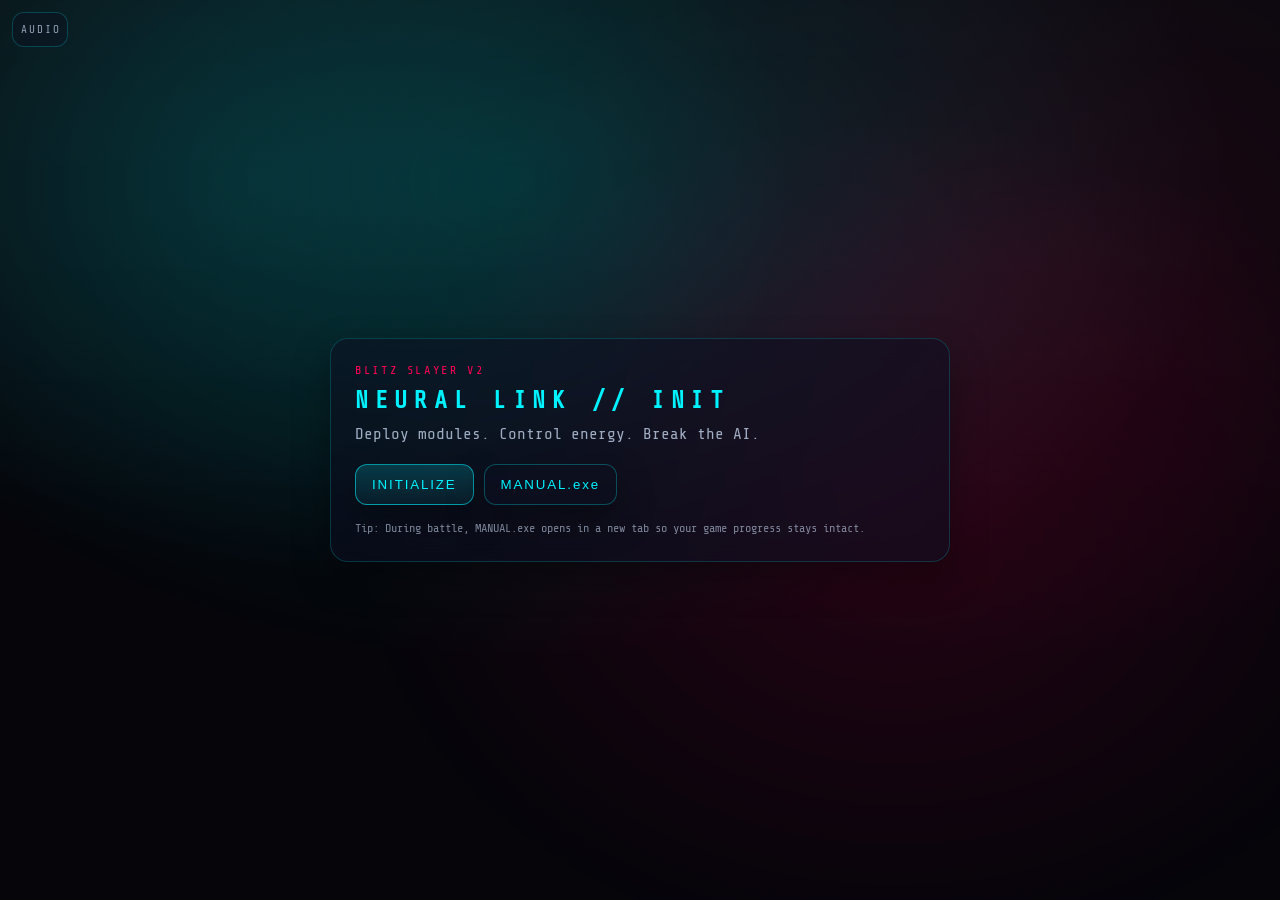
<file: index.html>
<!doctype html>
<html lang="en">
<head>
  <meta charset="utf-8"/>
  <meta name="viewport" content="width=device-width,initial-scale=1"/>
  <title>BLITZ SLAYER V2</title>
  <link rel="preconnect" href="https://fonts.googleapis.com">
  <link rel="preconnect" href="https://fonts.gstatic.com" crossorigin>
  <link href="https://fonts.googleapis.com/css2?family=Share+Tech+Mono&display=swap" rel="stylesheet">
  <link rel="stylesheet" href="style.css"/>
</head>
<body>
  <!-- Start Screen -->
  <div id="startScreen" class="start">
    <div class="start__bg" aria-hidden="true"></div>
    <div class="start__card">
      <div class="start__badge">BLITZ SLAYER V2</div>
      <h1 class="start__title">NEURAL LINK // INIT</h1>
      <p class="start__sub">Deploy modules. Control energy. Break the AI.</p>

      <div class="start__actions">
        <button id="btnStart" class="btn btn--primary" type="button">INITIALIZE</button>
        <button id="btnManualStart" class="btn btn--ghost" type="button">MANUAL.exe</button>
      </div>

      <div class="start__fine">
        Tip: During battle, MANUAL.exe opens in a new tab so your game progress stays intact.
      </div>
    </div>
  </div>

  <!-- HUD -->
  <header id="hud" class="hud" aria-hidden="true">
    <div class="hud__left">
      <div class="hud__stat"><span class="hud__label">ROUND</span><span id="roundVal" class="hud__value">1/30</span></div>
      <div class="hud__stat"><span class="hud__label">ENERGY</span>
        <span id="energyVal" class="hud__value">3</span>
        <div class="bar" aria-hidden="true"><div id="energyFill" class="bar__fill"></div></div>
      </div>
      <div class="hud__stat"><span class="hud__label">ACTIONS</span><span id="actionsVal" class="hud__value">● ● ●</span></div>
    </div>

    <div class="hud__mid">
      <div id="turnToast" class="toast" aria-hidden="true"></div>
      <div id="voidBanner" class="void">VOID.exe COLLAPSING <span>Sudden Death Active</span></div>
    </div>

    <div class="hud__right">
      <button id="manualBtn" class="btn btn--ghost btn--mini" type="button">MANUAL.exe</button>
    </div>
  </header>

  <!-- Audio Drawer -->
  <div id="audioDrawer" class="audio" aria-hidden="true">
    <div id="audioTab" class="audio__tab">AUDIO</div>
    <div class="audio__panel">
      <div class="audio__row">
        <button id="audioToggle" class="btn btn--ghost btn--mini" type="button">SOUND: OFF</button>
        <div class="audio__hint">Uses your files in /library/audio/</div>
      </div>
      <div class="audio__row">
        <label class="audio__lbl">VOLUME</label>
        <input id="audioVol" type="range" min="0" max="100" value="50"/>
      </div>
    </div>
  </div>

  <!-- Main Scene -->
  <main id="scene" class="scene" aria-hidden="true">
    <aside class="feed" aria-label="Action Feed">
      <div class="feed__top">
        <div class="feed__title">NEURAL COMBAT FEED</div>
        <div class="feed__sub">scroll for history</div>
      </div>
      <div id="feed" class="feed__log"></div>
    </aside>

    <section class="arena">
      <div class="arena__top">
        <div class="aiPresence" aria-hidden="true">
          <canvas id="aiWave" width="320" height="220"></canvas>
          <div id="aiEmote" class="aiEmote" aria-hidden="true"></div>
        </div>

        <div class="boards">
          <div class="board">
            <div class="board__header">
              <div class="board__label">AI_SECTOR</div>
              <div id="aiModules" class="modules-dots"></div>
            </div>
            <div id="aiGrid" class="grid" aria-label="Enemy grid"></div>
          </div>
          <div class="board">
            <div class="board__header">
              <div class="board__label">USER_CORE</div>
              <div id="pModules" class="modules-dots"></div>
            </div>
            <div id="pGrid" class="grid" aria-label="Player grid"></div>
          </div>
        </div>
      </div>

      <div id="setupPanel" class="setup">
        <div class="setup__title">ARCHITECT MODE</div>
        <div id="setupTask" class="setup__task">DEPLOY: MAINFRAME</div>
        <div class="setup__hint">Hover your grid to preview. Rotate: <span class="kbd">R</span> Confirm: <span class="kbd">Q</span></div>

        <div class="setup__mobile" id="setupMobile">
          <button id="mRotate" class="btn btn--ghost btn--mini" type="button">ROTATE</button>
          <button id="mConfirm" class="btn btn--primary btn--mini" type="button">CONFIRM</button>
        </div>

        <button id="btnBattle" class="btn btn--primary" type="button" style="display:none">START BATTLE</button>
      </div>
    </section>
  </main>

  <!-- Hand -->
  <section id="handDock" class="hand" aria-hidden="true">
    <div class="hand__top">
      <button id="skipBtn" class="btn btn--ghost" type="button">SKIP TURN</button>
      <div class="hand__meta">
        <span>Deck:</span> <b id="deckLeft">0</b>
      </div>
      <div id="confirmBar" class="confirm" aria-hidden="true">
        <div id="confirmText" class="confirm__text">Confirm?</div>
        <div class="confirm__actions">
          <button id="confirmYes" class="btn btn--primary btn--mini" type="button">APPLY</button>
          <button id="confirmNo" class="btn btn--ghost btn--mini" type="button">DISCARD</button>
        </div>
      </div>
    </div>

    <div class="hand__rows">
      <div class="hand__lane">
        <div class="lane__title">OFFENSE</div>
        <div id="handOff" class="lane__cards"></div>
      </div>
      <div class="hand__lane">
        <div class="lane__title">SYSTEM</div>
        <div id="handOther" class="lane__cards"></div>
      </div>
    </div>
  </section>

  <!-- FX Layer -->
  <div id="fxLayer" class="fx" aria-hidden="true"></div>

  <!-- End Panel -->
  <div id="endPanel" class="endPanel" aria-hidden="true">
    <div class="endPanel__glass">
      <div class="endPanel__result" id="endResult">VICTORY</div>
      <div class="endPanel__divider"></div>
      <div class="endPanel__stats">
        <div class="stat__row">
          <span class="stat__label">Rounds:</span>
          <span class="stat__value" id="endRounds">0/50</span>
        </div>
        <div class="stat__row">
          <span class="stat__label">Energy:</span>
          <span class="stat__value" id="endEnergy">0</span>
        </div>
        <div class="stat__row">
          <span class="stat__label">Streak:</span>
          <span class="stat__value" id="endStreak">0</span>
        </div>
      </div>
      <div class="endPanel__divider"></div>
      <div class="endPanel__actions">
        <button id="endRestart" class="btn btn--primary" type="button">RESTART</button>
        <button id="endMenu" class="btn btn--ghost" type="button">MENU</button>
      </div>
    </div>
  </div>

  <script src="script.js"></script>
</body>
</html>
</file>
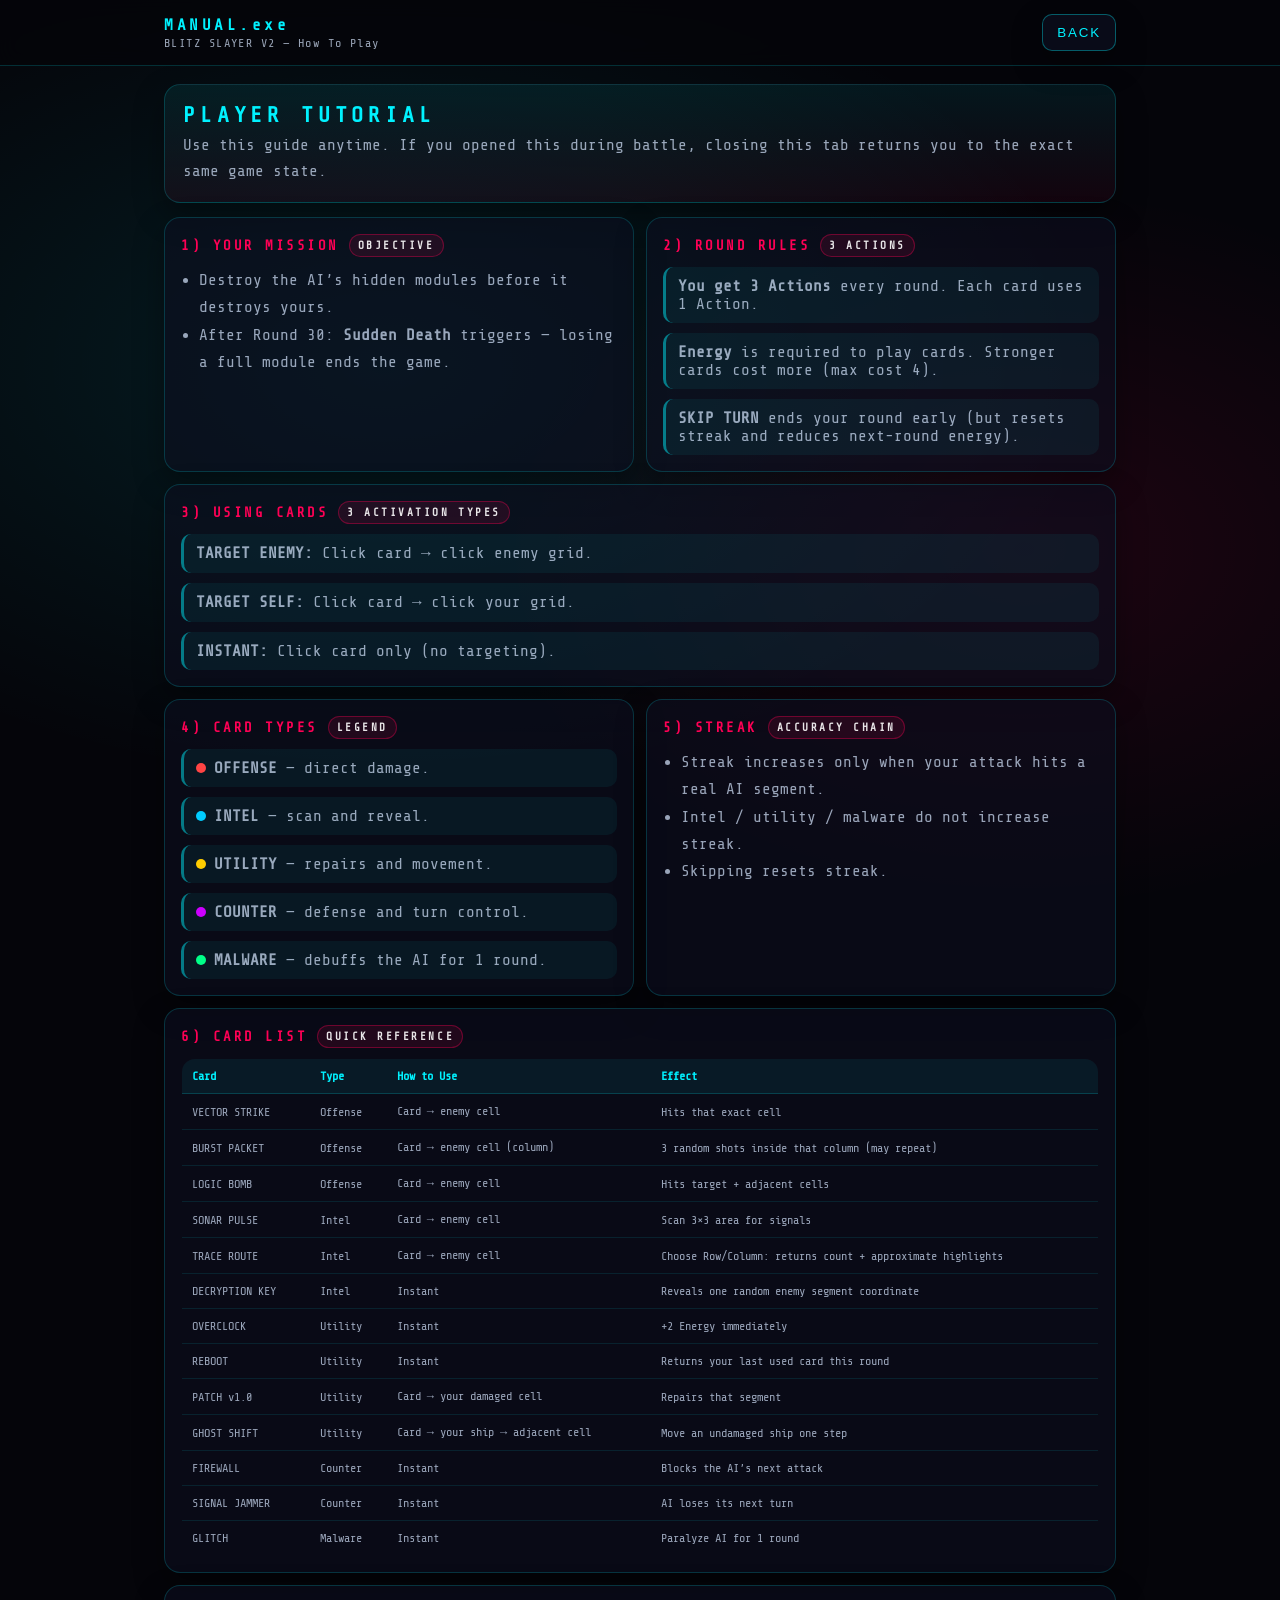
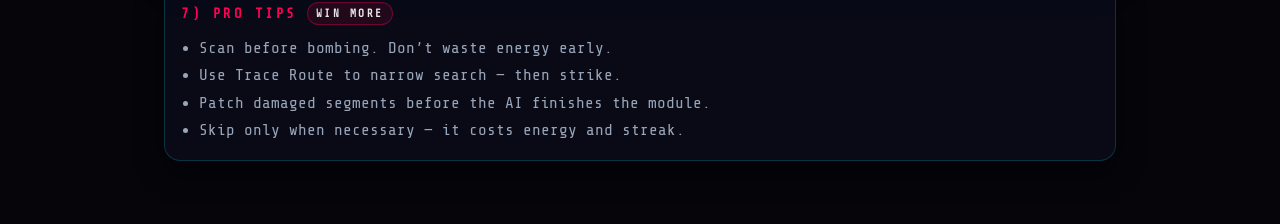
<file: manual.html>
<!doctype html>
<html lang="en">
<head>
  <meta charset="utf-8"/>
  <meta name="viewport" content="width=device-width,initial-scale=1"/>
  <title>BLITZ SLAYER V2 // MANUAL.exe</title>
  <link rel="preconnect" href="https://fonts.googleapis.com">
  <link rel="preconnect" href="https://fonts.gstatic.com" crossorigin>
  <link href="https://fonts.googleapis.com/css2?family=Share+Tech+Mono&display=swap" rel="stylesheet">
  <style>
    :root{
      --bg:#05050a; --panel:#0d1022;
      --cyan:#00f2ff; --mag:#ff0055; --green:#00ff88; --text:#d7e7ff;
      --muted:rgba(215,231,255,.7);
      --line:rgba(0,242,255,.18);
      --shadow:0 12px 30px rgba(0,0,0,.35);
    }
    *{box-sizing:border-box}
    body{
      margin:0; font-family:'Share Tech Mono', monospace;
      background: radial-gradient(1200px 700px at 30% 20%, rgba(0,242,255,.10), transparent 60%),
                  radial-gradient(900px 600px at 80% 30%, rgba(255,0,85,.10), transparent 60%),
                  var(--bg);
      color:var(--text);
    }
    .top{
      position:sticky; top:0; z-index:20;
      background: rgba(5,5,10,.85); backdrop-filter: blur(10px);
      border-bottom:1px solid var(--line);
    }
    .top__inner{
      max-width: 980px; margin:0 auto; padding:14px 14px;
      display:flex; align-items:center; justify-content:space-between; gap:12px;
    }
    .brand{
      display:flex; flex-direction:column; gap:2px;
    }
    .brand b{color:var(--cyan); letter-spacing:.22em}
    .brand span{color:var(--muted); font-size:12px; letter-spacing:.12em}
    .btn{
      border:1px solid rgba(0,242,255,.35);
      background: rgba(13,16,34,.65);
      color: var(--cyan);
      padding:10px 14px;
      border-radius:10px;
      cursor:pointer;
      letter-spacing:.14em;
      box-shadow: var(--shadow);
    }
    .btn:hover{border-color:rgba(255,0,85,.55); color:var(--mag)}
    .wrap{max-width:980px; margin:0 auto; padding:18px 14px 70px}
    .hero{
      background: linear-gradient(180deg, rgba(0,242,255,.08), rgba(255,0,85,.06));
      border:1px solid var(--line);
      border-radius:16px;
      padding:18px;
      box-shadow: var(--shadow);
    }
    .hero h1{margin:0 0 6px; color:var(--cyan); letter-spacing:.22em; font-size:22px}
    .hero p{margin:0; color:var(--muted); line-height:1.6}
    .grid{
      margin-top:14px;
      display:grid;
      grid-template-columns: repeat(12, 1fr);
      gap:12px;
    }
    .card{
      grid-column: span 12;
      background: rgba(13,16,34,.55);
      border:1px solid var(--line);
      border-radius:16px;
      padding:16px;
      box-shadow: var(--shadow);
    }
    .card h2{
      margin:0 0 10px;
      font-size:14px;
      color:var(--mag);
      letter-spacing:.18em;
      text-transform:uppercase;
      display:flex; align-items:center; gap:10px;
    }
    .pill{
      padding:4px 8px;
      border:1px solid rgba(255,0,85,.35);
      border-radius:999px;
      font-size:11px;
      color:rgba(255,255,255,.9);
      background: rgba(255,0,85,.10);
    }
    ul{margin:0; padding-left:18px; color:var(--muted); line-height:1.7}
    .steps{display:grid; gap:10px}
    .step{
      border-left:3px solid rgba(0,242,255,.45);
      padding:10px 10px 10px 12px;
      background: rgba(0,242,255,.06);
      border-radius:10px;
      color:var(--muted);
    }
    .kbd{display:inline-block; padding:2px 6px; border:1px solid rgba(215,231,255,.25); border-radius:8px; color:var(--text); background: rgba(255,255,255,.06)}
    table{width:100%; border-collapse:collapse; overflow:hidden; border-radius:14px; border:1px solid var(--line)}
    th,td{padding:10px; text-align:left; font-size:12px}
    th{color:var(--cyan); background: rgba(0,242,255,.07); border-bottom:1px solid var(--line)}
    td{color:var(--muted); border-top:1px solid rgba(0,242,255,.10)}
    .tag{display:inline-flex; align-items:center; gap:8px}
    .dot{width:10px; height:10px; border-radius:50%}
    .d-red{background:#ff4444} .d-blue{background:#00ccff} .d-green{background:#00ff88}
    .d-yellow{background:#ffcc00} .d-purple{background:#cc00ff}
    @media (min-width: 820px){
      .card.cols6{grid-column: span 6}
      .card.cols4{grid-column: span 4}
    }
  </style>
</head>
<body>
  <div class="top">
    <div class="top__inner">
      <div class="brand">
        <b>MANUAL.exe</b>
        <span>BLITZ SLAYER V2 — How To Play</span>
      </div>
      <button id="backBtn" class="btn" type="button">BACK</button>
    </div>
  </div>

  <div class="wrap">
    <div class="hero">
      <h1>PLAYER TUTORIAL</h1>
      <p>Use this guide anytime. If you opened this during battle, closing this tab returns you to the exact same game state.</p>
    </div>

    <div class="grid">
      <div class="card cols6">
        <h2>1) Your Mission <span class="pill">Objective</span></h2>
        <ul>
          <li>Destroy the AI’s hidden modules before it destroys yours.</li>
          <li>After Round 30: <b>Sudden Death</b> triggers — losing a full module ends the game.</li>
        </ul>
      </div>

      <div class="card cols6">
        <h2>2) Round Rules <span class="pill">3 Actions</span></h2>
        <div class="steps">
          <div class="step"><b>You get 3 Actions</b> every round. Each card uses 1 Action.</div>
          <div class="step"><b>Energy</b> is required to play cards. Stronger cards cost more (max cost 4).</div>
          <div class="step"><b>SKIP TURN</b> ends your round early (but resets streak and reduces next-round energy).</div>
        </div>
      </div>

      <div class="card">
        <h2>3) Using Cards <span class="pill">3 Activation Types</span></h2>
        <div class="steps">
          <div class="step"><b>TARGET ENEMY:</b> Click card → click enemy grid.</div>
          <div class="step"><b>TARGET SELF:</b> Click card → click your grid.</div>
          <div class="step"><b>INSTANT:</b> Click card only (no targeting).</div>
        </div>
      </div>

      <div class="card cols6">
        <h2>4) Card Types <span class="pill">Legend</span></h2>
        <div class="steps">
          <div class="step"><span class="tag"><span class="dot d-red"></span><b>OFFENSE</b></span> — direct damage.</div>
          <div class="step"><span class="tag"><span class="dot d-blue"></span><b>INTEL</b></span> — scan and reveal.</div>
          <div class="step"><span class="tag"><span class="dot d-yellow"></span><b>UTILITY</b></span> — repairs and movement.</div>
          <div class="step"><span class="tag"><span class="dot d-purple"></span><b>COUNTER</b></span> — defense and turn control.</div>
          <div class="step"><span class="tag"><span class="dot d-green"></span><b>MALWARE</b></span> — debuffs the AI for 1 round.</div>
        </div>
      </div>

      <div class="card cols6">
        <h2>5) Streak <span class="pill">Accuracy Chain</span></h2>
        <ul>
          <li>Streak increases only when your attack hits a real AI segment.</li>
          <li>Intel / utility / malware do not increase streak.</li>
          <li>Skipping resets streak.</li>
        </ul>
      </div>

      <div class="card">
        <h2>6) Card List <span class="pill">Quick Reference</span></h2>
        <table>
          <thead>
            <tr><th>Card</th><th>Type</th><th>How to Use</th><th>Effect</th></tr>
          </thead>
          <tbody>
            <tr><td>VECTOR STRIKE</td><td>Offense</td><td>Card → enemy cell</td><td>Hits that exact cell</td></tr>
            <tr><td>BURST PACKET</td><td>Offense</td><td>Card → enemy cell (column)</td><td>3 random shots inside that column (may repeat)</td></tr>
            <tr><td>LOGIC BOMB</td><td>Offense</td><td>Card → enemy cell</td><td>Hits target + adjacent cells</td></tr>
            <tr><td>SONAR PULSE</td><td>Intel</td><td>Card → enemy cell</td><td>Scan 3×3 area for signals</td></tr>
            <tr><td>TRACE ROUTE</td><td>Intel</td><td>Card → enemy cell</td><td>Choose Row/Column: returns count + approximate highlights</td></tr>
            <tr><td>DECRYPTION KEY</td><td>Intel</td><td>Instant</td><td>Reveals one random enemy segment coordinate</td></tr>
            <tr><td>OVERCLOCK</td><td>Utility</td><td>Instant</td><td>+2 Energy immediately</td></tr>
            <tr><td>REBOOT</td><td>Utility</td><td>Instant</td><td>Returns your last used card this round</td></tr>
            <tr><td>PATCH v1.0</td><td>Utility</td><td>Card → your damaged cell</td><td>Repairs that segment</td></tr>
            <tr><td>GHOST SHIFT</td><td>Utility</td><td>Card → your ship → adjacent cell</td><td>Move an undamaged ship one step</td></tr>
            <tr><td>FIREWALL</td><td>Counter</td><td>Instant</td><td>Blocks the AI’s next attack</td></tr>
            <tr><td>SIGNAL JAMMER</td><td>Counter</td><td>Instant</td><td>AI loses its next turn</td></tr>
            <tr><td>GLITCH</td><td>Malware</td><td>Instant</td><td>Paralyze AI for 1 round</td></tr>
          </tbody>
        </table>
      </div>

      <div class="card">
        <h2>7) Pro Tips <span class="pill">Win More</span></h2>
        <ul>
          <li>Scan before bombing. Don’t waste energy early.</li>
          <li>Use Trace Route to narrow search — then strike.</li>
          <li>Patch damaged segments before the AI finishes the module.</li>
          <li>Skip only when necessary — it costs energy and streak.</li>
        </ul>
      </div>

    </div>
  </div>

  <script>
    const params = new URLSearchParams(location.search);
    const mode = params.get('mode'); // 'battle' when opened from battle
    document.getElementById('backBtn').addEventListener('click', () => {
      if(mode === 'battle'){
        window.close();
      } else {
        location.href = 'index.html';
      }
    });
  </script>
</body>
</html>
</file>
<file: style.css>
:root{
  --bg:#05050a;
  --panel:#0d1022;
  --panel2:#0b0e1a;
  --cyan:#00f2ff;
  --mag:#ff0055;
  --green:#00ff88;
  --yellow:#ffcc00;
  --red:#ff4444;
  --blue:#00ccff;
  --purple:#cc00ff;
  --text:#d7e7ff;
  --muted:rgba(215,231,255,.72);
  --line:rgba(0,242,255,.18);
  --shadow:0 16px 36px rgba(0,0,0,.35);
}

*{box-sizing:border-box}
html,body{height:100%}
body{
  margin:0;
  font-family:'Share Tech Mono', monospace;
  color:var(--text);
  background:
    radial-gradient(900px 650px at 20% 20%, rgba(0,242,255,.10), transparent 60%),
    radial-gradient(900px 650px at 80% 30%, rgba(255,0,85,.10), transparent 60%),
    var(--bg);
  overflow:hidden;
}

/* Buttons */
.btn{
  border:1px solid rgba(0,242,255,.28);
  background: rgba(13,16,34,.65);
  color:var(--cyan);
  padding:12px 16px;
  border-radius:12px;
  cursor:pointer;
  letter-spacing:.14em;
  box-shadow: var(--shadow);
}
.btn:hover{border-color:rgba(255,0,85,.55); color:var(--mag)}
.btn--primary{
  background: linear-gradient(180deg, rgba(0,242,255,.18), rgba(0,242,255,.06));
  border-color: rgba(0,242,255,.55);
  color:var(--cyan);
}
.btn--ghost{background: rgba(13,16,34,.35)}
.btn--mini{padding:8px 10px; border-radius:10px; font-size:12px; box-shadow:none}

/* Start screen */
.start{
  position:fixed; inset:0;
  display:flex; align-items:center; justify-content:center;
  z-index:1000;
}
.start__bg{
  position:absolute; inset:0;
  background:
    radial-gradient(1200px 800px at 40% 20%, rgba(0,242,255,.14), transparent 60%),
    radial-gradient(900px 700px at 70% 60%, rgba(255,0,85,.12), transparent 60%),
    linear-gradient(180deg, rgba(255,255,255,.02), transparent 60%);
  filter: contrast(1.1);
}
.start__card{
  position:relative;
  width:min(620px, 92vw);
  padding:24px;
  border-radius:18px;
  border:1px solid var(--line);
  background: rgba(13,16,34,.55);
  box-shadow: var(--shadow);
  backdrop-filter: blur(12px);
}
.start__badge{
  color:var(--mag);
  letter-spacing:.22em;
  font-size:12px;
  margin-bottom:10px;
}
.start__title{
  margin:0 0 8px;
  color:var(--cyan);
  letter-spacing:.28em;
  font-size:24px;
}
.start__sub{margin:0 0 16px; color:var(--muted); line-height:1.6}
.start__actions{display:flex; gap:10px; flex-wrap:wrap}
.start__fine{margin-top:14px; color:rgba(215,231,255,.55); font-size:12px; line-height:1.5}

/* HUD */
.hud{
  position:fixed; top:0; left:0; right:0;
  height:64px;
  display:none;
  align-items:center;
  justify-content:space-between;
  padding:0 14px;
  border-bottom:1px solid var(--line);
  background: rgba(5,5,10,.78);
  backdrop-filter: blur(10px);
  z-index:200;
}
.hud__left{display:flex; gap:12px; align-items:center}
.hud__stat{display:flex; gap:8px; align-items:center; padding:8px 10px; border:1px solid rgba(0,242,255,.18); border-radius:12px; background: rgba(13,16,34,.35)}
.hud__label{font-size:11px; color:rgba(215,231,255,.55); letter-spacing:.18em}
.hud__value{color:var(--text)}
.bar{width:110px; height:10px; background: rgba(0,0,0,.35); border:1px solid rgba(255,255,255,.10); border-radius:999px; overflow:hidden}
.bar__fill{height:100%; width:0%; background: rgba(0,255,136,.85); box-shadow:0 0 14px rgba(0,255,136,.35); transition: width .25s ease}
.hud__mid{position:relative; flex:1; display:flex; justify-content:center}
.toast{
  position:absolute;
  top: 76px;
  padding:10px 14px;
  border-radius:12px;
  border:1px solid rgba(0,242,255,.35);
  background: rgba(13,16,34,.75);
  display:none;
  box-shadow: var(--shadow);
  letter-spacing:.18em;
}
.toast.ai{border-color: rgba(255,0,85,.45); color:var(--mag)}
.void{
  display:none;
  margin-top:2px;
  color:var(--mag);
  letter-spacing:.22em;
  font-size:16px;
  font-weight:bold;
  text-shadow:0 0 20px rgba(255,0,85,.75), 0 0 40px rgba(255,0,85,.45);
  animation: voidPulse 0.8s ease-in-out infinite;
  padding:12px 16px;
  border:2px solid rgba(255,0,85,.85);
  border-radius:8px;
  background: linear-gradient(135deg, rgba(255,0,85,.35), rgba(255,20,60,.25), rgba(139,0,0,.20));
  box-shadow: 0 0 20px rgba(255,0,85,.45), inset 0 0 20px rgba(255,0,85,.15);
  position:relative;
  overflow:hidden;
}
.void::before {
  content:'';
  position:absolute;
  top:0;
  left:0;
  right:0;
  bottom:0;
  background:repeating-linear-gradient(
    90deg,
    transparent,
    transparent 2px,
    rgba(255,255,255,.05) 2px,
    rgba(255,255,255,.05) 4px
  );
  animation: emergencyScan 0.3s linear infinite;
  pointer-events:none;
}
.void > * {
  position:relative;
  z-index:2;
}
@keyframes emergencyScan {
  0% { transform:translateY(-100%); }
  100% { transform:translateY(100%); }
}
@keyframes voidPulse {
  0%, 100% { text-shadow:0 0 20px rgba(255,0,85,.75), 0 0 40px rgba(255,0,85,.45); transform:scale(1); border-color:rgba(255,0,85,.85); }
  50% { text-shadow:0 0 30px rgba(255,100,100,1), 0 0 60px rgba(255,0,85,.75); transform:scale(1.05); border-color:rgba(255,100,100,.95); }
}
.void span{display:block; color:rgba(255,150,150,.85); font-size:12px; letter-spacing:.14em; margin-top:6px; font-weight:500; animation: voidFlicker 0.4s ease-in-out infinite;}
@keyframes voidFlicker {
  0%, 100% { opacity:1; }
  50% { opacity:0.5; }
}
.hud__right{display:flex; align-items:center; gap:10px}

/* Scene */
.scene{
  position:fixed;
  top:64px; left:0; right:0;
  bottom:170px;
  display:none;
  gap:12px;
  padding:12px;
}
.feed{
  width:320px;
  min-width:280px;
  border:1px solid var(--line);
  border-radius:16px;
  background: rgba(13,16,34,.40);
  box-shadow: var(--shadow);
  display:flex;
  flex-direction:column;
  overflow:hidden;
}
.feed__top{
  padding:12px 12px 10px;
  border-bottom:1px solid rgba(0,242,255,.14);
  background: linear-gradient(180deg, rgba(0,242,255,.07), transparent);
}
.feed__title{color:var(--cyan); letter-spacing:.22em; font-size:12px}
.feed__sub{color:rgba(215,231,255,.55); font-size:11px; margin-top:4px}
.feed__log{
  padding:10px;
  overflow:auto;
  flex:1;
  scrollbar-width: thin;
  scrollbar-color: rgba(255,0,85,.6) transparent;
}
.feedItem{
  border:1px solid rgba(255,255,255,.09);
  border-left:4px solid rgba(0,255,136,.75);
  border-radius:14px;
  padding:10px 10px 10px 12px;
  background: rgba(0,255,136,.05);
  margin-bottom:10px;
  box-shadow: 0 10px 22px rgba(0,0,0,.22);
}
.feedItem.ai{border-left-color: rgba(255,0,85,.75); background: rgba(255,0,85,.05)}
.feedItem__top{display:flex; justify-content:space-between; gap:10px; align-items:center}
.feedItem__who{font-size:11px; letter-spacing:.16em; color:rgba(215,231,255,.80)}
.feedItem__type{font-size:10px; letter-spacing:.18em; color:rgba(215,231,255,.55); text-transform:uppercase}
.feedItem__msg{margin-top:6px; color:rgba(215,231,255,.72); line-height:1.45; font-size:12px}
.feedRound{
  margin:12px 0 10px;
  text-align:center;
  font-size:11px;
  letter-spacing:.24em;
  color:rgba(215,231,255,.55);
}

/* Arena */
.arena{flex:1; display:flex; flex-direction:column; gap:10px; min-width:0}
.arena__top{display:flex; gap:12px; align-items:flex-start}
.aiPresence{
  width:320px;
  border:1px solid rgba(255,0,85,.24);
  border-radius:16px;
  background: radial-gradient(500px 250px at 50% 50%, rgba(255,0,85,.10), transparent 60%), rgba(13,16,34,.25);
  box-shadow: var(--shadow);
  overflow:hidden;
  position:relative;
}
.aiPresence canvas{display:block; width:100%; height:auto}
.aiEmote{
  position:absolute;
  inset:auto 12px 12px 12px;
  padding:10px 12px;
  border:1px solid rgba(255,0,85,.30);
  border-radius:14px;
  background: rgba(5,5,10,.65);
  color: rgba(255,255,255,.85);
  letter-spacing:.14em;
  display:none;
}

.boards{flex:1; display:flex; gap:12px; min-width:0}
.board{
  flex:1;
  border:1px solid var(--line);
  border-radius:16px;
  background: rgba(13,16,34,.30);
  box-shadow: var(--shadow);
  overflow:hidden;
  min-width:0;
}
.board__header{
  display:flex;
  justify-content:space-between;
  align-items:center;
  padding:12px;
  border-bottom:1px solid rgba(0,242,255,.14);
  background: linear-gradient(180deg, rgba(0,242,255,.05), transparent);
}
.board__label{
  letter-spacing:.22em;
  color:rgba(215,231,255,.70);
  font-size:12px;
}
.modules-dots{
  display:flex;
  gap:6px;
}
.module-dot{
  width:12px;
  height:12px;
  border-radius:50%;
  background: rgba(0,255,136,.85);
  box-shadow:0 0 8px rgba(0,255,136,.45);
  transition: background .3s ease, box-shadow .3s ease;
}
.module-dot.destroyed{
  background: rgba(255,68,68,.85);
  box-shadow:0 0 12px rgba(255,68,68,.65);
}
.grid{
  display:grid;
  grid-template-columns: repeat(15, 24px);
  gap:1px;
  padding:10px;
  justify-content:center;
}
.cell{
  width:24px; height:24px;
  background: rgba(5,5,10,.50);
  border:1px solid rgba(255,255,255,.06);
  cursor:pointer;
  position:relative;
}
.cell:hover{outline:1px solid rgba(0,242,255,.25)}
.cell.pmod{background: rgba(0,255,136,.18)}
.cell.ghost{background: rgba(204,0,255,.25)}
.cell.ghost-available{background: rgba(0,204,255,.45); box-shadow:0 0 10px rgba(0,204,255,.35)}
.cell.ghost-selected{background: rgba(0,204,255,.55); box-shadow:0 0 16px rgba(0,204,255,.50)}
.cell.ghost-preview{background: rgba(204,0,255,.30)}
.cell.hit{background: rgba(255,0,85,.65); box-shadow:0 0 14px rgba(255,0,85,.25)}
.cell.miss{background: rgba(215,231,255,.10); opacity:.55}
.cell.reveal{background: rgba(0,204,255,.30)}
.cell.hint{background: rgba(0,204,255,.18)}
.cell.blink::after{
  content:"";
  position:absolute; inset:-2px;
  border:1px solid rgba(0,242,255,.55);
  border-radius:4px;
  animation: blink .28s ease-out;
  pointer-events:none;
}
@keyframes blink{ from{opacity:1; transform:scale(.96)} to{opacity:0; transform:scale(1.06)} }

/* Setup */
.setup{
  border:1px solid var(--line);
  border-radius:16px;
  background: rgba(13,16,34,.45);
  box-shadow: var(--shadow);
  padding:14px;
}
.setup__title{color:var(--mag); letter-spacing:.22em; font-size:12px}
.setup__task{margin-top:10px; color:var(--green); letter-spacing:.18em}
.setup__hint{margin-top:8px; color:rgba(215,231,255,.55); font-size:12px; line-height:1.4}
.kbd{display:inline-block; padding:2px 6px; border:1px solid rgba(215,231,255,.20); border-radius:8px; background: rgba(255,255,255,.06); color:rgba(255,255,255,.85)}
.setup__mobile{margin-top:10px; display:none; gap:8px}
@media (max-width: 980px){ .feed{display:none} .setup__mobile{display:flex} .aiPresence{display:none} }
@media (max-width: 720px){ .grid{grid-template-columns: repeat(15, 20px)} .cell{width:20px; height:20px} }

/* Hand */
.hand{
  position:fixed;
  left:0; right:0; bottom:0;
  height:170px;
  display:none;
  border-top:1px solid var(--line);
  background: rgba(5,5,10,.78);
  backdrop-filter: blur(10px);
  z-index:300;
}
.hand__top{
  height:54px;
  display:flex;
  align-items:center;
  justify-content:space-between;
  padding:8px 12px;
  gap:10px;
  border-bottom:1px solid rgba(0,242,255,.12);
}
.hand__meta{color:rgba(215,231,255,.60); letter-spacing:.14em; font-size:12px}
.confirm{
  margin-left:auto;
  display:none;
  align-items:center;
  gap:10px;
  padding:6px 10px;
  border:1px solid rgba(255,0,85,.28);
  border-radius:12px;
  background: rgba(255,0,85,.07);
}
.confirm__text{color:rgba(255,255,255,.82); font-size:12px; letter-spacing:.12em}
.confirm__actions{display:flex; gap:8px}
.hand__rows{display:flex; gap:10px; padding:10px 12px}
.hand__lane{flex:1; min-width:0}
.lane__title{color:rgba(215,231,255,.55); letter-spacing:.22em; font-size:11px; margin-bottom:6px}
.lane__cards{display:flex; gap:10px; overflow:auto; padding-bottom:4px}
.card{
  min-width:160px;
  height:84px;
  border-radius:14px;
  border:1px solid rgba(255,255,255,.10);
  background: rgba(13,16,34,.55);
  padding:10px;
  cursor:pointer;
  box-shadow: 0 12px 26px rgba(0,0,0,.25);
  transition: transform .12s ease, border-color .12s ease;
}
.card:hover{transform: translateY(-2px); border-color: rgba(0,242,255,.45)}
.card.sel{outline:1px solid rgba(255,255,255,.35)}
.card__top{display:flex; justify-content:space-between; align-items:center}
.card__cost{font-size:12px; color:rgba(255,255,255,.75)}
.card__name{margin-top:6px; color:rgba(255,255,255,.88); letter-spacing:.14em; font-size:12px}
.card__desc{margin-top:6px; color:rgba(215,231,255,.55); font-size:11px; line-height:1.35}
.badge{font-size:10px; padding:3px 8px; border-radius:999px; border:1px solid rgba(255,255,255,.12)}
.badge.off{color:rgba(255,68,68,.92); border-color: rgba(255,68,68,.35); background: rgba(255,68,68,.08)}
.badge.intel{color:rgba(0,204,255,.92); border-color: rgba(0,204,255,.35); background: rgba(0,204,255,.08)}
.badge.util{color:rgba(255,204,0,.92); border-color: rgba(255,204,0,.35); background: rgba(255,204,0,.08)}
.badge.counter{color:rgba(204,0,255,.92); border-color: rgba(204,0,255,.35); background: rgba(204,0,255,.08)}
.badge.mal{color:rgba(0,255,136,.92); border-color: rgba(0,255,136,.35); background: rgba(0,255,136,.08)}

/* FX */
.fx{position:fixed; inset:0; pointer-events:none; z-index:400}
.beam{
  position:absolute;
  height:2px;
  background: linear-gradient(90deg, rgba(255,0,85,.0), rgba(255,0,85,.85), rgba(0,242,255,.85), rgba(0,242,255,.0));
  filter: drop-shadow(0 0 12px rgba(0,242,255,.25));
  transform-origin: left center;
  animation: beam .22s ease-out;
}
.beam.aggressive{
  height:4px;
  background: linear-gradient(90deg, rgba(255,0,85,.0), rgba(255,50,100,.95), rgba(255,0,85,.95), rgba(255,0,85,.0));
  filter: drop-shadow(0 0 18px rgba(255,0,85,.65)) drop-shadow(0 0 8px rgba(255,100,150,.45));
  animation: beamAggressive .16s cubic-bezier(0.25, 0.46, 0.45, 0.94);
}
@keyframes beam{ from{opacity:0; transform:scaleX(.5)} to{opacity:1; transform:scaleX(1)} }
@keyframes beamAggressive{ 
  0%{ opacity:0; transform:scaleX(.3) scaleY(0.8); }
  50%{ opacity:1; transform:scaleX(1.02) scaleY(1.2); }
  100%{ opacity:1; transform:scaleX(1) scaleY(1); }
}

/* Shake/glitch */
body.shake{ animation: shake .24s linear; }
@keyframes shake{
  0%{ transform: translate(0,0) }
  25%{ transform: translate(2px,-2px) }
  50%{ transform: translate(-2px,2px) }
  75%{ transform: translate(2px,2px) }
  100%{ transform: translate(0,0) }
}
.glitchFilter{
  filter: saturate(1.15) contrast(1.12) hue-rotate(8deg);
}

/* Audio drawer */
.audio{
  position:fixed;
  top:12px; left:12px;
  z-index:1001;
}
.audio__tab{
  width:56px;
  padding:10px 8px;
  border:1px solid rgba(0,242,255,.22);
  border-radius:12px;
  background: rgba(13,16,34,.35);
  color:rgba(215,231,255,.65);
  letter-spacing:.18em;
  font-size:11px;
  cursor:pointer;
}
.audio__panel{
  margin-top:8px;
  width:240px;
  padding:10px;
  border:1px solid rgba(0,242,255,.22);
  border-radius:16px;
  background: rgba(13,16,34,.65);
  box-shadow: var(--shadow);
  display:none;
}
.audio.open .audio__panel{display:block}
.audio__row{display:flex; align-items:center; gap:10px; margin-top:8px}
.audio__row:first-child{margin-top:0}
.audio__hint{color:rgba(215,231,255,.55); font-size:11px; line-height:1.3}
.audio__lbl{color:rgba(215,231,255,.55); font-size:11px; letter-spacing:.14em}

/* Manual button safe placement */
#manualBtn{position:relative}
/* End Panel - Cinematic result screen */
.endPanel{
  position:fixed;
  inset:0;
  display:none;
  align-items:center;
  justify-content:center;
  z-index:2000;
  background: rgba(5,5,10,.92);
  backdrop-filter: blur(8px);
  opacity:0;
  transition: opacity 1.2s ease-in-out;
}

.endPanel.show{
  display:flex;
  opacity:1;
}

.endPanel__glass{
  position:relative;
  width:min(420px, 90vw);
  padding:32px;
  border-radius:20px;
  border:2px solid;
  border-image: linear-gradient(135deg, rgba(0,242,255,.6), rgba(255,0,85,.4)) 1;
  background: 
    linear-gradient(135deg, rgba(0,242,255,.08), rgba(255,0,85,.06)),
    rgba(13,16,34,.75);
  box-shadow: 
    0 0 40px rgba(0,242,255,.25),
    0 0 60px rgba(255,0,85,.15),
    inset 0 1px 1px rgba(255,255,255,.08);
  backdrop-filter: blur(16px);
  animation: panelSpawn 0.8s cubic-bezier(0.34, 1.56, 0.64, 1);
}

@keyframes panelSpawn {
  0%{
    opacity:0;
    transform: scale(0.85) translateY(-20px);
  }
  100%{
    opacity:1;
    transform: scale(1) translateY(0);
  }
}

.endPanel__result{
  text-align:center;
  font-size:48px;
  font-weight:bold;
  letter-spacing:.24em;
  margin-bottom:20px;
  background: linear-gradient(135deg, rgba(0,242,255,1), rgba(255,0,85,1));
  -webkit-background-clip: text;
  -webkit-text-fill-color: transparent;
  background-clip: text;
  text-transform:uppercase;
  animation: resultPulse 1.2s ease-out;
}

@keyframes resultPulse {
  0%{
    opacity:0;
    transform: scale(0.9);
  }
  60%{
    opacity:1;
    transform: scale(1.05);
  }
  100%{
    opacity:1;
    transform: scale(1);
  }
}

.endPanel__divider{
  height:1px;
  background: linear-gradient(90deg, transparent, rgba(0,242,255,.3), transparent);
  margin:16px 0;
}

.endPanel__stats{
  margin:20px 0;
}

.stat__row{
  display:flex;
  justify-content:space-between;
  align-items:center;
  padding:8px 0;
  border-bottom:1px solid rgba(0,242,255,.12);
  color:var(--muted);
  font-size:14px;
}

.stat__row:last-child{
  border-bottom:none;
}

.stat__label{
  letter-spacing:.12em;
  color:rgba(215,231,255,.65);
}

.stat__value{
  color:var(--cyan);
  font-weight:bold;
  letter-spacing:.14em;
  font-size:16px;
}

.endPanel__actions{
  display:flex;
  gap:12px;
  margin-top:20px;
}

.endPanel__actions .btn{
  flex:1;
}

/* Flash animation for player victory */
.endPanel.flash::before{
  content:'';
  position:absolute;
  inset:0;
  background: rgba(255,255,255, 0.8);
  border-radius:20px;
  animation: screenFlash 0.6s ease-out;
  pointer-events:none;
}

@keyframes screenFlash {
  0%{
    opacity:1;
  }
  100%{
    opacity:0;
  }
}

/* Glitch effect for defeat cinematic */
@keyframes glitchEffect {
  0%{
    clip-path: polygon(0 0, 100% 0, 100% 20%, 0 20%);
  }
  20%{
    clip-path: polygon(0 30%, 100% 30%, 100% 60%, 0 60%);
  }
  40%{
    clip-path: polygon(0 10%, 100% 10%, 100% 40%, 0 40%);
  }
  60%{
    clip-path: polygon(0 50%, 100% 50%, 100% 80%, 0 80%);
  }
  80%{
    clip-path: polygon(0 20%, 100% 20%, 100% 50%, 0 50%);
  }
  100%{
    clip-path: polygon(0 0, 100% 0, 100% 100%, 0 100%);
  }
}
</file>
